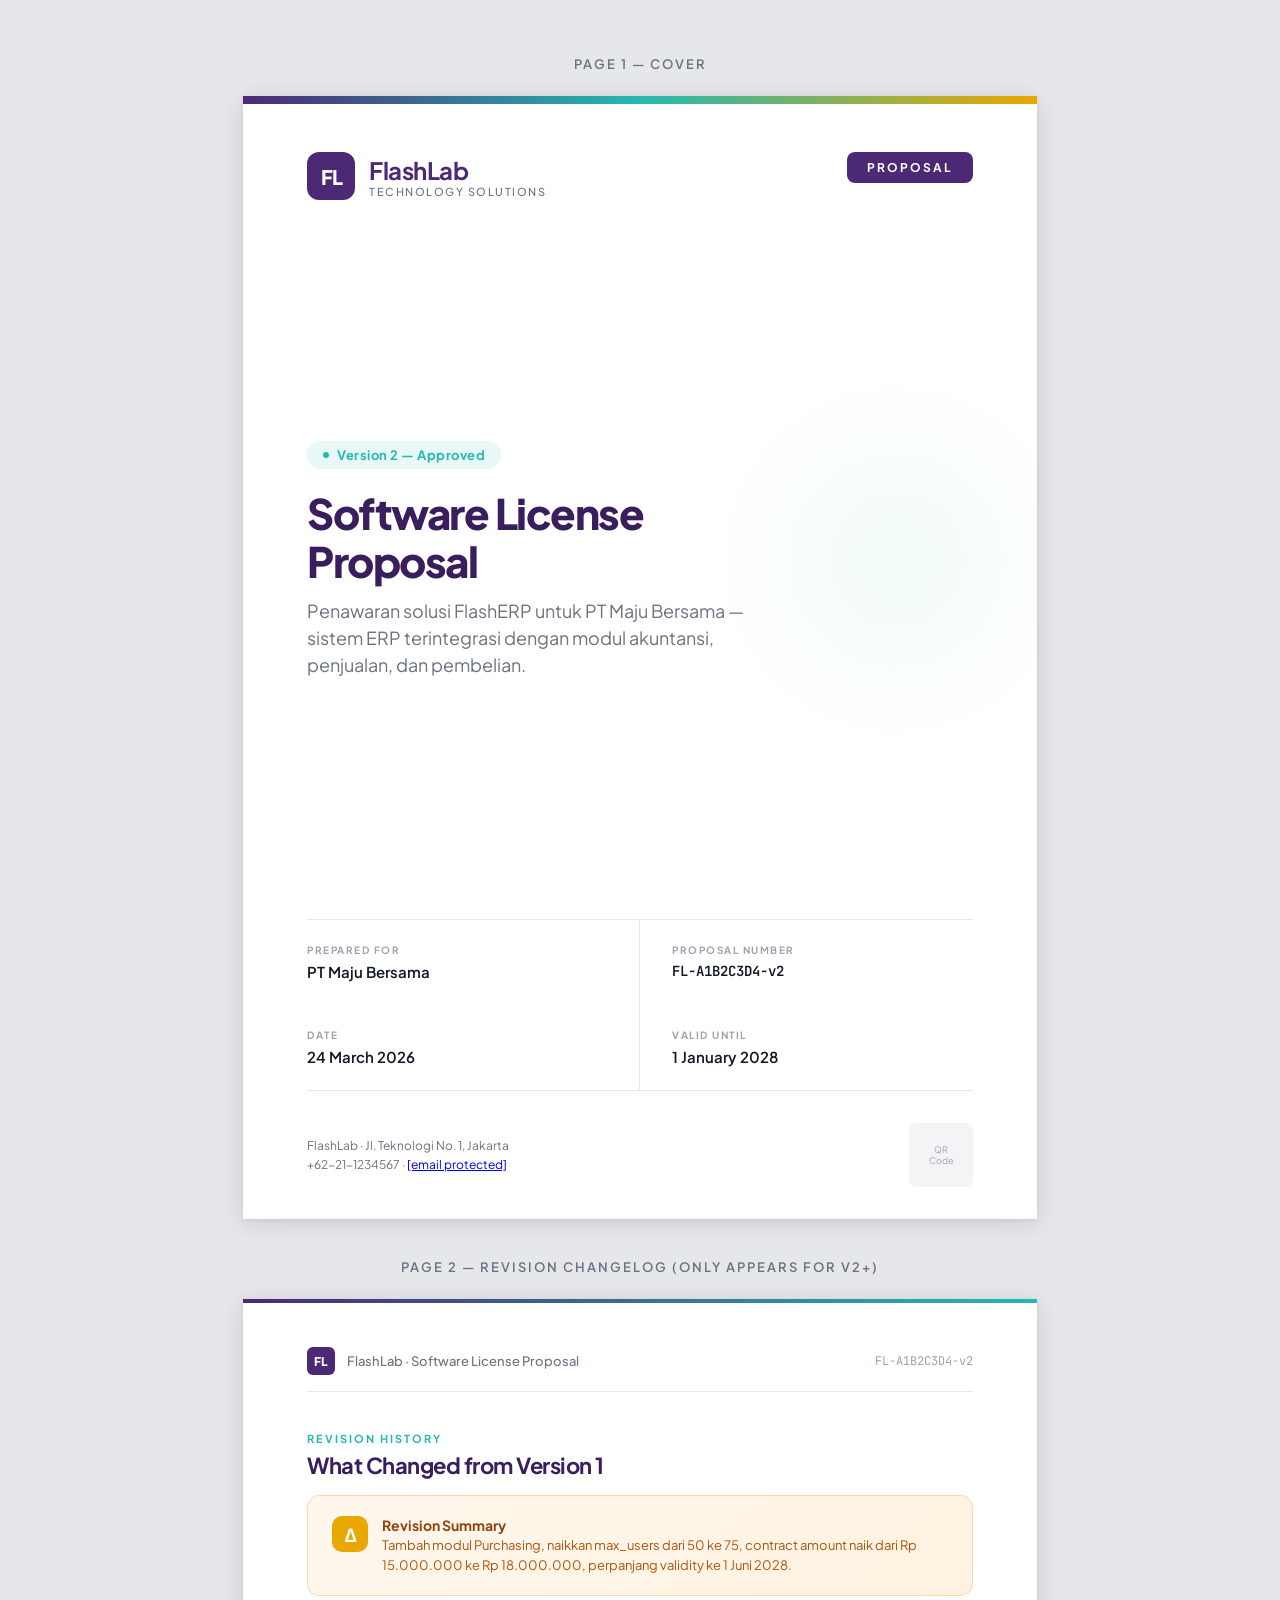
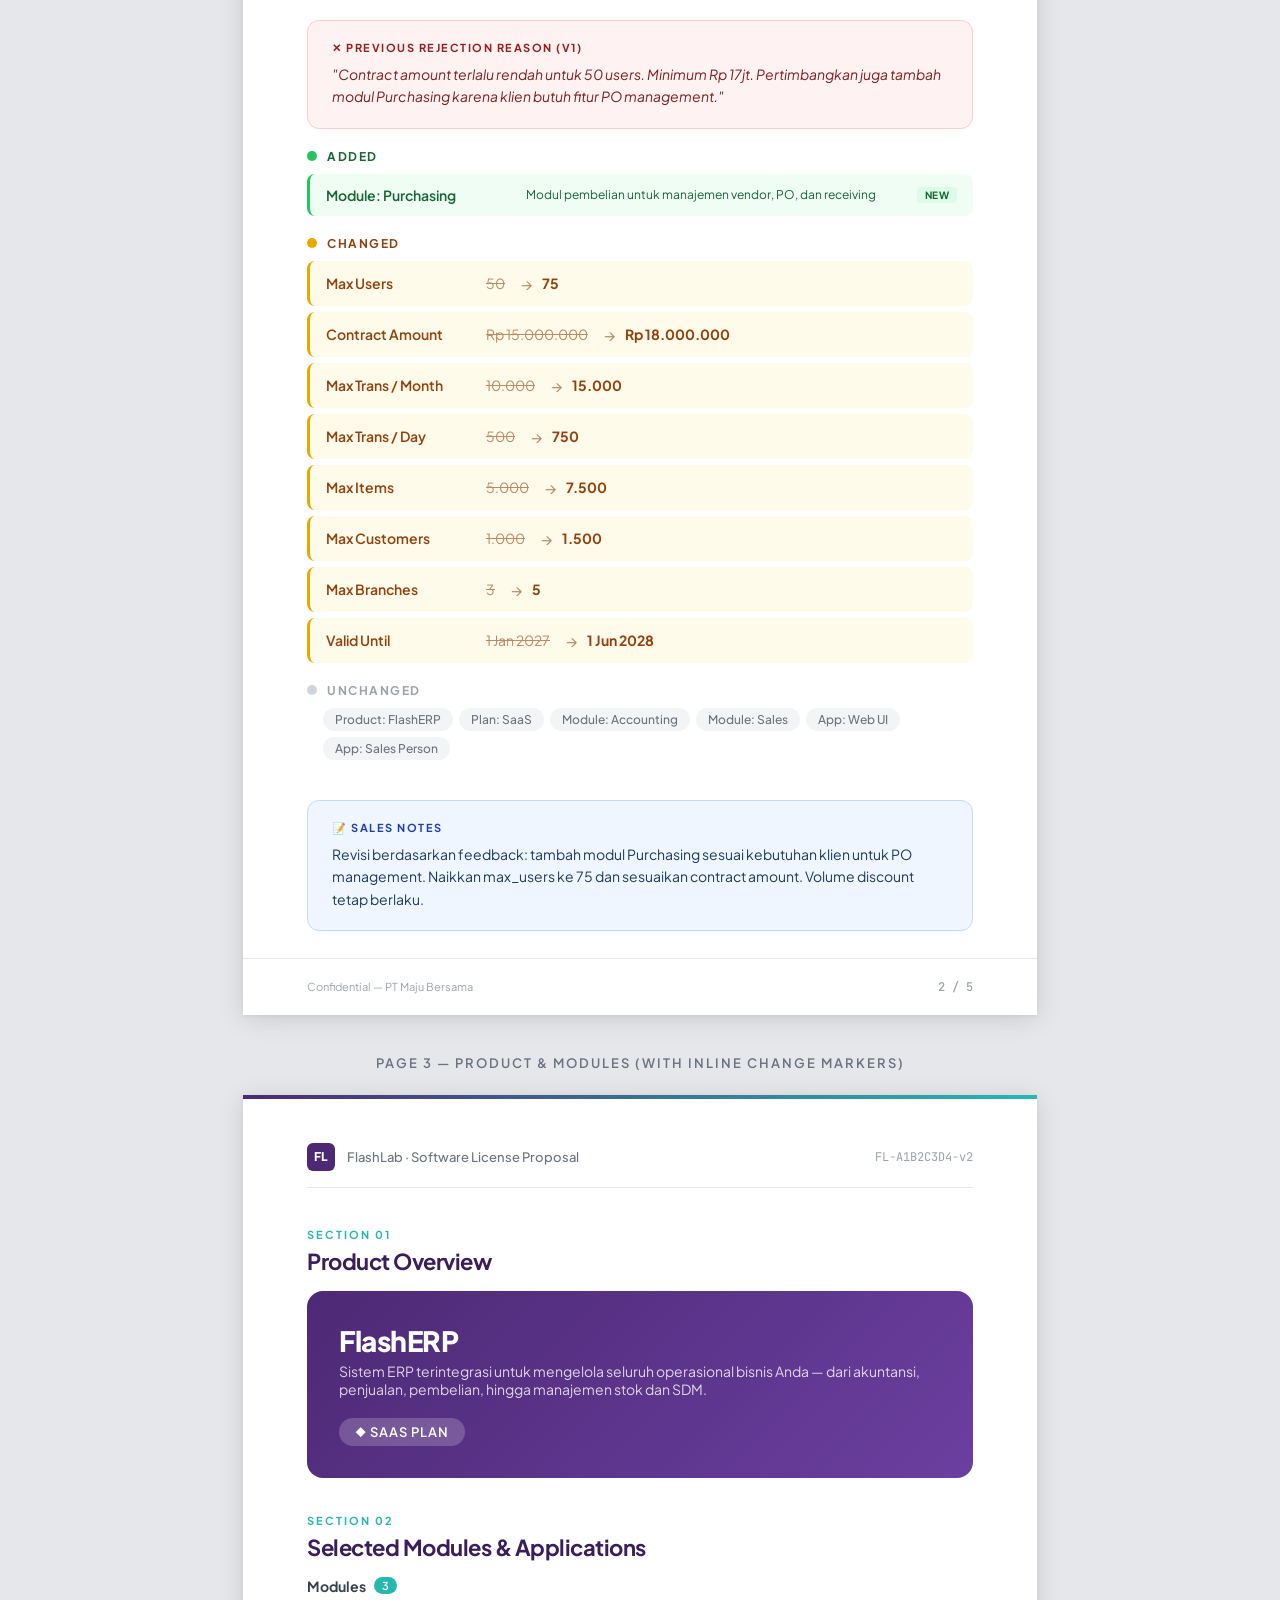
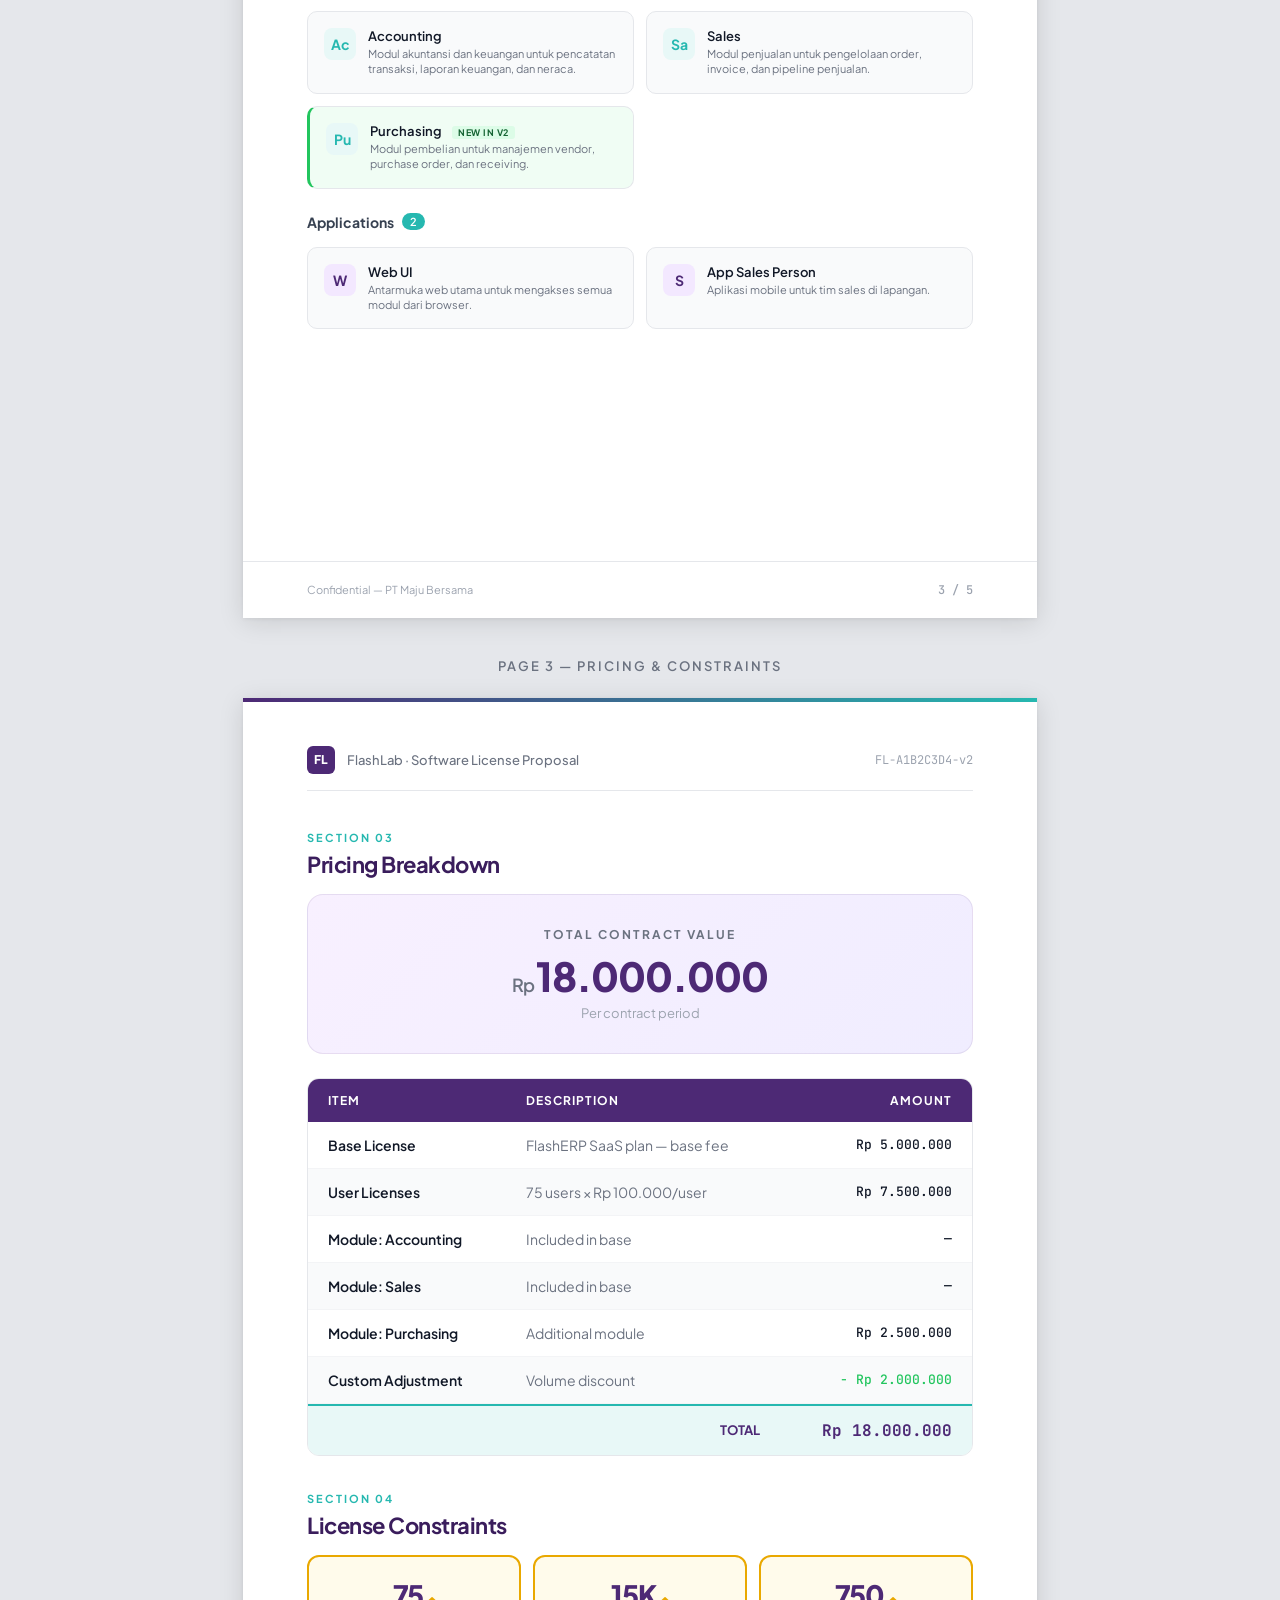
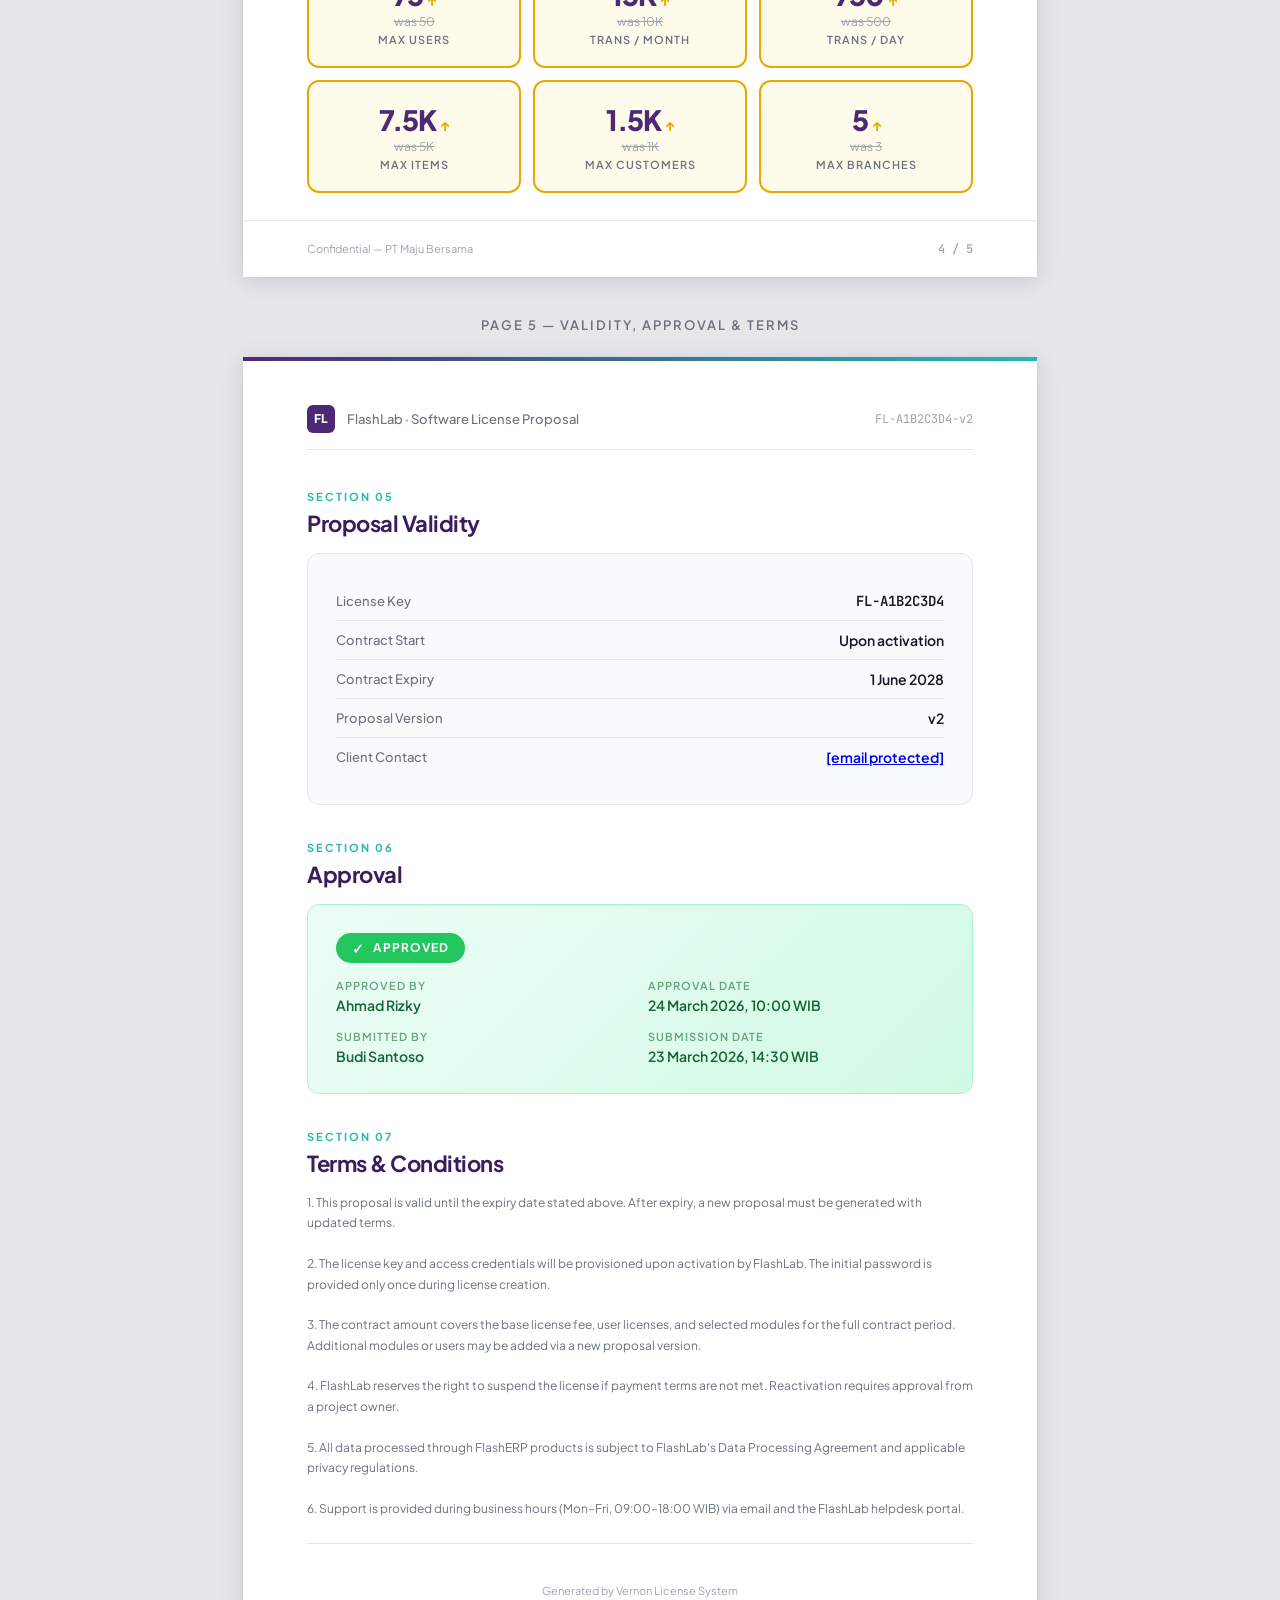
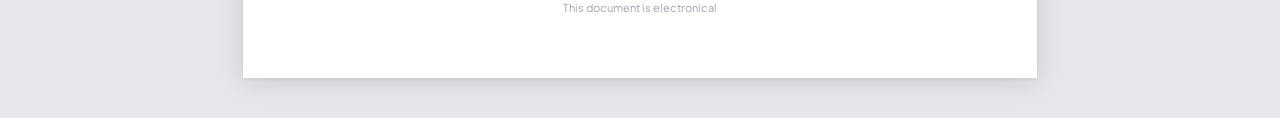
<file: proposal-design.html>
<!DOCTYPE html>
<html lang="en">
<head>
<meta charset="UTF-8">
<meta name="viewport" content="width=device-width, initial-scale=1.0">
<title>FlashLab Proposal Design</title>
<link href="https://fonts.googleapis.com/css2?family=Plus+Jakarta+Sans:wght@300;400;500;600;700;800&family=JetBrains+Mono:wght@400;500&display=swap" rel="stylesheet">
<style>
  :root {
    --primary: #4D2975;
    --primary-light: #6B3FA0;
    --primary-dark: #3A1D5C;
    --accent: #26B8B0;
    --accent-light: #E8F8F7;
    --amber: #E9A800;
    --amber-light: #FFF8E1;
    --success: #22C55E;
    --error: #EF4444;
    --dark: #1A1A2E;
    --gray-900: #111827;
    --gray-700: #374151;
    --gray-500: #6B7280;
    --gray-400: #9CA3AF;
    --gray-300: #D1D5DB;
    --gray-200: #E5E7EB;
    --gray-100: #F3F4F6;
    --gray-50: #F9FAFB;
    --white: #FFFFFF;
  }

  * { margin: 0; padding: 0; box-sizing: border-box; }

  body {
    font-family: 'Plus Jakarta Sans', -apple-system, sans-serif;
    background: #E5E7EB;
    color: var(--gray-900);
    padding: 40px 20px;
    display: flex;
    flex-direction: column;
    align-items: center;
    gap: 24px;
  }

  .page-label {
    font-size: 13px;
    font-weight: 600;
    color: var(--gray-500);
    text-transform: uppercase;
    letter-spacing: 2px;
    margin-top: 16px;
  }

  .page {
    width: 794px; /* A4 width at 96dpi */
    min-height: 1123px; /* A4 height */
    background: var(--white);
    box-shadow: 0 4px 24px rgba(0,0,0,0.12), 0 1px 4px rgba(0,0,0,0.06);
    position: relative;
    overflow: hidden;
  }

  /* ====== PAGE 1: COVER ====== */
  .cover {
    display: flex;
    flex-direction: column;
    height: 1123px;
    position: relative;
  }

  .cover-accent-bar {
    height: 8px;
    background: linear-gradient(90deg, var(--primary) 0%, var(--accent) 50%, var(--amber) 100%);
  }

  .cover-top {
    padding: 48px 64px 0;
    display: flex;
    justify-content: space-between;
    align-items: flex-start;
  }

  .cover-logo {
    display: flex;
    align-items: center;
    gap: 14px;
  }

  .cover-logo-icon {
    width: 48px;
    height: 48px;
    background: var(--primary);
    border-radius: 12px;
    display: flex;
    align-items: center;
    justify-content: center;
    color: white;
    font-weight: 800;
    font-size: 20px;
    letter-spacing: -1px;
  }

  .cover-logo-text {
    font-size: 24px;
    font-weight: 700;
    color: var(--primary);
    letter-spacing: -0.5px;
  }

  .cover-logo-sub {
    font-size: 11px;
    font-weight: 500;
    color: var(--gray-500);
    letter-spacing: 1.5px;
    text-transform: uppercase;
  }

  .cover-doc-type {
    background: var(--primary);
    color: white;
    padding: 8px 20px;
    border-radius: 8px;
    font-size: 12px;
    font-weight: 700;
    letter-spacing: 2px;
    text-transform: uppercase;
  }

  .cover-hero {
    flex: 1;
    display: flex;
    flex-direction: column;
    justify-content: center;
    padding: 0 64px;
    position: relative;
  }

  .cover-hero::before {
    content: '';
    position: absolute;
    right: -60px;
    top: 50%;
    transform: translateY(-50%);
    width: 400px;
    height: 400px;
    background: radial-gradient(circle, rgba(38,184,176,0.06) 0%, transparent 70%);
    border-radius: 50%;
  }

  .cover-version-badge {
    display: inline-flex;
    align-items: center;
    gap: 8px;
    background: var(--accent-light);
    color: var(--accent);
    padding: 6px 16px;
    border-radius: 20px;
    font-size: 13px;
    font-weight: 700;
    letter-spacing: 0.5px;
    margin-bottom: 20px;
    width: fit-content;
  }

  .cover-version-badge .dot {
    width: 6px;
    height: 6px;
    background: var(--accent);
    border-radius: 50%;
  }

  .cover-title {
    font-size: 42px;
    font-weight: 800;
    color: var(--primary-dark);
    line-height: 1.15;
    letter-spacing: -1.5px;
    margin-bottom: 12px;
  }

  .cover-subtitle {
    font-size: 18px;
    color: var(--gray-500);
    font-weight: 400;
    line-height: 1.5;
    max-width: 480px;
  }

  .cover-meta-grid {
    display: grid;
    grid-template-columns: 1fr 1fr;
    gap: 0;
    margin: 0 64px 0;
    border-top: 1px solid var(--gray-200);
    border-bottom: 1px solid var(--gray-200);
  }

  .cover-meta-item {
    padding: 24px 0;
    border-right: 1px solid var(--gray-200);
    padding-right: 32px;
  }

  .cover-meta-item:nth-child(even) {
    border-right: none;
    padding-left: 32px;
    padding-right: 0;
  }

  .cover-meta-label {
    font-size: 10px;
    font-weight: 700;
    color: var(--gray-400);
    text-transform: uppercase;
    letter-spacing: 1.5px;
    margin-bottom: 6px;
  }

  .cover-meta-value {
    font-size: 15px;
    font-weight: 600;
    color: var(--gray-900);
  }

  .cover-footer {
    padding: 32px 64px;
    display: flex;
    justify-content: space-between;
    align-items: center;
  }

  .cover-footer-contact {
    font-size: 12px;
    color: var(--gray-500);
    line-height: 1.6;
  }

  .cover-footer-qr {
    width: 64px;
    height: 64px;
    background: var(--gray-100);
    border-radius: 8px;
    display: flex;
    align-items: center;
    justify-content: center;
    font-size: 9px;
    color: var(--gray-400);
    text-align: center;
  }

  /* ====== PAGE 2: CHANGELOG (v2+ only) ====== */
  .changelog-banner {
    background: linear-gradient(135deg, #FFF7ED 0%, #FFF3E0 100%);
    border: 1px solid #FED7AA;
    border-radius: 12px;
    padding: 20px 24px;
    margin-bottom: 24px;
    display: flex;
    align-items: flex-start;
    gap: 14px;
  }

  .changelog-banner-icon {
    width: 36px;
    height: 36px;
    min-width: 36px;
    background: var(--amber);
    border-radius: 10px;
    display: flex;
    align-items: center;
    justify-content: center;
    color: white;
    font-size: 18px;
    font-weight: 700;
  }

  .changelog-banner-title {
    font-size: 14px;
    font-weight: 700;
    color: #92400E;
    margin-bottom: 2px;
  }

  .changelog-banner-text {
    font-size: 13px;
    color: #B45309;
    line-height: 1.5;
  }

  .change-group {
    margin-bottom: 20px;
  }

  .change-group-header {
    display: flex;
    align-items: center;
    gap: 10px;
    margin-bottom: 10px;
  }

  .change-group-dot {
    width: 10px;
    height: 10px;
    border-radius: 50%;
  }

  .change-group-dot.added { background: var(--success); }
  .change-group-dot.removed { background: var(--error); }
  .change-group-dot.changed { background: var(--amber); }
  .change-group-dot.unchanged { background: var(--gray-300); }

  .change-group-label {
    font-size: 12px;
    font-weight: 700;
    text-transform: uppercase;
    letter-spacing: 1.5px;
  }

  .change-group-label.added { color: #166534; }
  .change-group-label.removed { color: #991B1B; }
  .change-group-label.changed { color: #92400E; }
  .change-group-label.unchanged { color: var(--gray-400); }

  .change-item {
    display: flex;
    align-items: center;
    padding: 12px 16px;
    border-radius: 8px;
    margin-bottom: 6px;
    font-size: 14px;
  }

  .change-item.added {
    background: #F0FDF4;
    border-left: 3px solid var(--success);
    color: #166534;
  }

  .change-item.removed {
    background: #FEF2F2;
    border-left: 3px solid var(--error);
    color: #991B1B;
    text-decoration: line-through;
  }

  .change-item.changed {
    background: #FFFBEB;
    border-left: 3px solid var(--amber);
    color: #92400E;
  }

  .change-item-field {
    font-weight: 600;
    min-width: 160px;
  }

  .change-item-arrow {
    margin: 0 10px;
    font-size: 16px;
    opacity: 0.6;
  }

  .change-item-old {
    text-decoration: line-through;
    opacity: 0.6;
    margin-right: 6px;
  }

  .change-item-new {
    font-weight: 700;
  }

  .change-badge {
    display: inline-flex;
    padding: 2px 8px;
    border-radius: 4px;
    font-size: 10px;
    font-weight: 700;
    letter-spacing: 0.5px;
    text-transform: uppercase;
    margin-left: auto;
  }

  .change-badge.new-badge {
    background: #DCFCE7;
    color: #166534;
  }

  .change-badge.removed-badge {
    background: #FEE2E2;
    color: #991B1B;
  }

  .unchanged-list {
    display: flex;
    flex-wrap: wrap;
    gap: 6px;
    padding: 0 16px;
  }

  .unchanged-chip {
    background: var(--gray-100);
    color: var(--gray-500);
    padding: 4px 12px;
    border-radius: 12px;
    font-size: 12px;
    font-weight: 500;
  }

  .rejection-context {
    background: #FEF2F2;
    border: 1px solid #FECACA;
    border-radius: 12px;
    padding: 20px 24px;
    margin-bottom: 20px;
  }

  .rejection-context-label {
    font-size: 11px;
    font-weight: 700;
    color: #991B1B;
    text-transform: uppercase;
    letter-spacing: 1.5px;
    margin-bottom: 8px;
    display: flex;
    align-items: center;
    gap: 6px;
  }

  .rejection-context-text {
    font-size: 14px;
    color: #7F1D1D;
    line-height: 1.6;
    font-style: italic;
  }

  .sales-notes-box {
    background: #EFF6FF;
    border: 1px solid #BFDBFE;
    border-radius: 12px;
    padding: 20px 24px;
  }

  .sales-notes-label {
    font-size: 11px;
    font-weight: 700;
    color: #1E40AF;
    text-transform: uppercase;
    letter-spacing: 1.5px;
    margin-bottom: 8px;
    display: flex;
    align-items: center;
    gap: 6px;
  }

  .sales-notes-text {
    font-size: 14px;
    color: #1E3A5F;
    line-height: 1.6;
  }

  /* Inline diff annotations for product/pricing pages */
  .inline-new-badge {
    display: inline-flex;
    background: #DCFCE7;
    color: #166534;
    padding: 1px 6px;
    border-radius: 3px;
    font-size: 9px;
    font-weight: 700;
    letter-spacing: 0.5px;
    text-transform: uppercase;
    margin-left: 8px;
    vertical-align: middle;
  }

  .inline-old-value {
    text-decoration: line-through;
    color: var(--gray-400);
    font-size: 12px;
    margin-right: 4px;
  }

  .inline-arrow {
    color: var(--amber);
    font-size: 11px;
    margin: 0 2px;
  }

  .constraint-card.changed {
    border: 2px solid var(--amber);
    background: #FFFBEB;
  }

  .constraint-old {
    font-size: 12px;
    color: var(--gray-400);
    text-decoration: line-through;
    margin-top: 2px;
  }

  .constraint-arrow {
    font-size: 14px;
    color: var(--amber);
  }

  .module-item.new-item {
    border-left: 3px solid var(--success);
    background: #F0FDF4;
  }

  /* ====== PAGE 3: PRODUCT & MODULES ====== */
  .content-page {
    padding: 48px 64px;
    position: relative;
  }

  .content-page::before {
    content: '';
    position: absolute;
    top: 0;
    left: 0;
    right: 0;
    height: 4px;
    background: linear-gradient(90deg, var(--primary) 0%, var(--accent) 100%);
  }

  .page-header {
    display: flex;
    justify-content: space-between;
    align-items: center;
    margin-bottom: 40px;
    padding-bottom: 16px;
    border-bottom: 1px solid var(--gray-200);
  }

  .page-header-left {
    display: flex;
    align-items: center;
    gap: 12px;
  }

  .page-header-logo {
    width: 28px;
    height: 28px;
    background: var(--primary);
    border-radius: 6px;
    display: flex;
    align-items: center;
    justify-content: center;
    color: white;
    font-weight: 800;
    font-size: 12px;
  }

  .page-header-text {
    font-size: 13px;
    color: var(--gray-500);
    font-weight: 500;
  }

  .page-header-ref {
    font-size: 12px;
    font-family: 'JetBrains Mono', monospace;
    color: var(--gray-400);
  }

  .section {
    margin-bottom: 36px;
  }

  .section-number {
    font-size: 11px;
    font-weight: 700;
    color: var(--accent);
    text-transform: uppercase;
    letter-spacing: 2px;
    margin-bottom: 6px;
  }

  .section-title {
    font-size: 22px;
    font-weight: 700;
    color: var(--primary-dark);
    letter-spacing: -0.5px;
    margin-bottom: 16px;
  }

  .product-card {
    background: linear-gradient(135deg, var(--primary) 0%, var(--primary-light) 100%);
    border-radius: 16px;
    padding: 32px;
    color: white;
    margin-bottom: 8px;
  }

  .product-card-name {
    font-size: 28px;
    font-weight: 800;
    letter-spacing: -0.5px;
    margin-bottom: 4px;
  }

  .product-card-desc {
    font-size: 14px;
    opacity: 0.8;
    margin-bottom: 20px;
  }

  .product-card-plan {
    display: inline-flex;
    align-items: center;
    gap: 6px;
    background: rgba(255,255,255,0.2);
    padding: 6px 16px;
    border-radius: 20px;
    font-size: 13px;
    font-weight: 600;
    text-transform: uppercase;
    letter-spacing: 1px;
  }

  .modules-grid {
    display: grid;
    grid-template-columns: 1fr 1fr;
    gap: 12px;
    margin-top: 16px;
  }

  .module-item {
    display: flex;
    align-items: flex-start;
    gap: 12px;
    padding: 16px;
    background: var(--gray-50);
    border-radius: 10px;
    border: 1px solid var(--gray-200);
  }

  .module-icon {
    width: 32px;
    height: 32px;
    min-width: 32px;
    background: var(--accent-light);
    border-radius: 8px;
    display: flex;
    align-items: center;
    justify-content: center;
    font-size: 14px;
    color: var(--accent);
    font-weight: 700;
  }

  .module-icon.app-icon {
    background: #F3E8FF;
    color: var(--primary);
  }

  .module-name {
    font-size: 13px;
    font-weight: 600;
    color: var(--gray-900);
    margin-bottom: 2px;
  }

  .module-desc {
    font-size: 11px;
    color: var(--gray-500);
    line-height: 1.4;
  }

  .subsection-title {
    font-size: 14px;
    font-weight: 700;
    color: var(--gray-700);
    margin-bottom: 4px;
    display: flex;
    align-items: center;
    gap: 8px;
  }

  .subsection-count {
    background: var(--accent);
    color: white;
    font-size: 11px;
    padding: 2px 8px;
    border-radius: 10px;
    font-weight: 600;
  }

  /* ====== PAGE 3: PRICING & CONSTRAINTS ====== */
  .pricing-highlight {
    background: linear-gradient(135deg, #F8F0FF 0%, #F0EDFF 100%);
    border-radius: 16px;
    padding: 32px;
    text-align: center;
    margin-bottom: 24px;
    border: 1px solid rgba(77,41,117,0.1);
  }

  .pricing-label {
    font-size: 12px;
    font-weight: 700;
    color: var(--gray-500);
    text-transform: uppercase;
    letter-spacing: 2px;
    margin-bottom: 8px;
  }

  .pricing-amount {
    font-size: 40px;
    font-weight: 800;
    color: var(--primary);
    letter-spacing: -1px;
  }

  .pricing-currency {
    font-size: 18px;
    font-weight: 600;
    color: var(--gray-500);
  }

  .pricing-period {
    font-size: 13px;
    color: var(--gray-400);
    margin-top: 4px;
  }

  .pricing-table {
    width: 100%;
    border-collapse: separate;
    border-spacing: 0;
    border-radius: 12px;
    overflow: hidden;
    border: 1px solid var(--gray-200);
    margin-bottom: 24px;
  }

  .pricing-table th {
    background: var(--primary);
    color: white;
    padding: 14px 20px;
    font-size: 12px;
    font-weight: 700;
    text-transform: uppercase;
    letter-spacing: 1px;
    text-align: left;
  }

  .pricing-table th:last-child {
    text-align: right;
  }

  .pricing-table td {
    padding: 14px 20px;
    font-size: 14px;
    border-bottom: 1px solid var(--gray-100);
  }

  .pricing-table tr:last-child td {
    border-bottom: none;
  }

  .pricing-table tr:nth-child(even) td {
    background: var(--gray-50);
  }

  .pricing-table td:last-child {
    text-align: right;
    font-family: 'JetBrains Mono', monospace;
    font-weight: 500;
    font-size: 13px;
  }

  .pricing-table .total-row td {
    background: var(--accent-light) !important;
    font-weight: 700;
    color: var(--primary);
    border-top: 2px solid var(--accent);
  }

  .constraints-grid {
    display: grid;
    grid-template-columns: repeat(3, 1fr);
    gap: 12px;
  }

  .constraint-card {
    background: var(--gray-50);
    border-radius: 12px;
    padding: 20px;
    text-align: center;
    border: 1px solid var(--gray-200);
  }

  .constraint-value {
    font-size: 28px;
    font-weight: 800;
    color: var(--primary);
    letter-spacing: -1px;
  }

  .constraint-label {
    font-size: 11px;
    font-weight: 600;
    color: var(--gray-500);
    text-transform: uppercase;
    letter-spacing: 1px;
    margin-top: 4px;
  }

  /* ====== PAGE 4: VALIDITY & APPROVAL ====== */
  .validity-box {
    background: var(--gray-50);
    border-radius: 12px;
    padding: 28px;
    border: 1px solid var(--gray-200);
    margin-bottom: 24px;
  }

  .validity-row {
    display: flex;
    justify-content: space-between;
    align-items: center;
    padding: 10px 0;
  }

  .validity-row:not(:last-child) {
    border-bottom: 1px solid var(--gray-200);
  }

  .validity-label {
    font-size: 13px;
    color: var(--gray-500);
    font-weight: 500;
  }

  .validity-value {
    font-size: 14px;
    font-weight: 600;
    color: var(--gray-900);
  }

  .approval-box {
    background: linear-gradient(135deg, #ECFDF5 0%, #D1FAE5 100%);
    border: 1px solid #A7F3D0;
    border-radius: 12px;
    padding: 28px;
    margin-bottom: 24px;
  }

  .approval-badge {
    display: inline-flex;
    align-items: center;
    gap: 8px;
    background: var(--success);
    color: white;
    padding: 6px 16px;
    border-radius: 20px;
    font-size: 12px;
    font-weight: 700;
    letter-spacing: 1px;
    text-transform: uppercase;
    margin-bottom: 16px;
  }

  .approval-badge .check {
    font-size: 14px;
  }

  .approval-details {
    display: grid;
    grid-template-columns: 1fr 1fr;
    gap: 16px;
  }

  .approval-detail-label {
    font-size: 11px;
    font-weight: 600;
    color: rgba(22,101,52,0.6);
    text-transform: uppercase;
    letter-spacing: 1px;
    margin-bottom: 4px;
  }

  .approval-detail-value {
    font-size: 14px;
    font-weight: 600;
    color: #166534;
  }

  .terms-section {
    margin-bottom: 24px;
  }

  .terms-title {
    font-size: 14px;
    font-weight: 700;
    color: var(--gray-700);
    margin-bottom: 12px;
  }

  .terms-text {
    font-size: 12px;
    color: var(--gray-500);
    line-height: 1.7;
  }

  .page-footer {
    position: absolute;
    bottom: 0;
    left: 0;
    right: 0;
    padding: 20px 64px;
    display: flex;
    justify-content: space-between;
    align-items: center;
    border-top: 1px solid var(--gray-200);
    background: var(--white);
  }

  .page-footer-text {
    font-size: 11px;
    color: var(--gray-400);
  }

  .page-number {
    font-family: 'JetBrains Mono', monospace;
    font-size: 12px;
    color: var(--gray-400);
    font-weight: 500;
  }

  .divider {
    height: 1px;
    background: var(--gray-200);
    margin: 24px 0;
  }
</style>
</head>
<body>

<!-- ========== PAGE 1: COVER ========== -->
<div class="page-label">Page 1 — Cover</div>
<div class="page cover">
  <div class="cover-accent-bar"></div>
  
  <div class="cover-top">
    <div class="cover-logo">
      <div class="cover-logo-icon">FL</div>
      <div>
        <div class="cover-logo-text">FlashLab</div>
        <div class="cover-logo-sub">Technology Solutions</div>
      </div>
    </div>
    <div class="cover-doc-type">Proposal</div>
  </div>

  <div class="cover-hero">
    <div class="cover-version-badge">
      <span class="dot"></span>
      Version 2 — Approved
    </div>
    <div class="cover-title">Software License<br>Proposal</div>
    <div class="cover-subtitle">Penawaran solusi FlashERP untuk PT Maju Bersama — sistem ERP terintegrasi dengan modul akuntansi, penjualan, dan pembelian.</div>
  </div>

  <div class="cover-meta-grid">
    <div class="cover-meta-item">
      <div class="cover-meta-label">Prepared For</div>
      <div class="cover-meta-value">PT Maju Bersama</div>
    </div>
    <div class="cover-meta-item">
      <div class="cover-meta-label">Proposal Number</div>
      <div class="cover-meta-value" style="font-family: 'JetBrains Mono', monospace; font-size: 14px;">FL-A1B2C3D4-v2</div>
    </div>
    <div class="cover-meta-item">
      <div class="cover-meta-label">Date</div>
      <div class="cover-meta-value">24 March 2026</div>
    </div>
    <div class="cover-meta-item">
      <div class="cover-meta-label">Valid Until</div>
      <div class="cover-meta-value">1 January 2028</div>
    </div>
  </div>

  <div class="cover-footer">
    <div class="cover-footer-contact">
      FlashLab · Jl. Teknologi No. 1, Jakarta<br>
      +62-21-1234567 · <a href="/cdn-cgi/l/email-protection" class="__cf_email__" data-cfemail="fc9499909093bc9a909d8f94909d9ed29598">[email&#160;protected]</a>
    </div>
    <div class="cover-footer-qr">QR<br>Code</div>
  </div>
</div>

<!-- ========== PAGE 2: CHANGELOG (v2+ only) ========== -->
<div class="page-label">Page 2 — Revision Changelog (only appears for v2+)</div>
<div class="page">
  <div class="content-page">
    <div class="page-header">
      <div class="page-header-left">
        <div class="page-header-logo">FL</div>
        <div class="page-header-text">FlashLab · Software License Proposal</div>
      </div>
      <div class="page-header-ref">FL-A1B2C3D4-v2</div>
    </div>

    <div class="section">
      <div class="section-number">Revision History</div>
      <div class="section-title">What Changed from Version 1</div>

      <div class="changelog-banner">
        <div class="changelog-banner-icon">Δ</div>
        <div>
          <div class="changelog-banner-title">Revision Summary</div>
          <div class="changelog-banner-text">Tambah modul Purchasing, naikkan max_users dari 50 ke 75, contract amount naik dari Rp 15.000.000 ke Rp 18.000.000, perpanjang validity ke 1 Juni 2028.</div>
        </div>
      </div>

      <!-- Rejection context from previous version -->
      <div class="rejection-context">
        <div class="rejection-context-label">✕ Previous Rejection Reason (v1)</div>
        <div class="rejection-context-text">"Contract amount terlalu rendah untuk 50 users. Minimum Rp 17jt. Pertimbangkan juga tambah modul Purchasing karena klien butuh fitur PO management."</div>
      </div>

      <!-- ADDED -->
      <div class="change-group">
        <div class="change-group-header">
          <div class="change-group-dot added"></div>
          <div class="change-group-label added">Added</div>
        </div>
        <div class="change-item added">
          <span class="change-item-field">Module: Purchasing</span>
          <span style="margin-left: auto; font-size: 12px;">Modul pembelian untuk manajemen vendor, PO, dan receiving</span>
          <span class="change-badge new-badge">NEW</span>
        </div>
      </div>

      <!-- CHANGED -->
      <div class="change-group">
        <div class="change-group-header">
          <div class="change-group-dot changed"></div>
          <div class="change-group-label changed">Changed</div>
        </div>
        <div class="change-item changed">
          <span class="change-item-field">Max Users</span>
          <span class="change-item-old">50</span>
          <span class="change-item-arrow">→</span>
          <span class="change-item-new">75</span>
        </div>
        <div class="change-item changed">
          <span class="change-item-field">Contract Amount</span>
          <span class="change-item-old">Rp 15.000.000</span>
          <span class="change-item-arrow">→</span>
          <span class="change-item-new">Rp 18.000.000</span>
        </div>
        <div class="change-item changed">
          <span class="change-item-field">Max Trans / Month</span>
          <span class="change-item-old">10.000</span>
          <span class="change-item-arrow">→</span>
          <span class="change-item-new">15.000</span>
        </div>
        <div class="change-item changed">
          <span class="change-item-field">Max Trans / Day</span>
          <span class="change-item-old">500</span>
          <span class="change-item-arrow">→</span>
          <span class="change-item-new">750</span>
        </div>
        <div class="change-item changed">
          <span class="change-item-field">Max Items</span>
          <span class="change-item-old">5.000</span>
          <span class="change-item-arrow">→</span>
          <span class="change-item-new">7.500</span>
        </div>
        <div class="change-item changed">
          <span class="change-item-field">Max Customers</span>
          <span class="change-item-old">1.000</span>
          <span class="change-item-arrow">→</span>
          <span class="change-item-new">1.500</span>
        </div>
        <div class="change-item changed">
          <span class="change-item-field">Max Branches</span>
          <span class="change-item-old">3</span>
          <span class="change-item-arrow">→</span>
          <span class="change-item-new">5</span>
        </div>
        <div class="change-item changed">
          <span class="change-item-field">Valid Until</span>
          <span class="change-item-old">1 Jan 2027</span>
          <span class="change-item-arrow">→</span>
          <span class="change-item-new">1 Jun 2028</span>
        </div>
      </div>

      <!-- UNCHANGED -->
      <div class="change-group">
        <div class="change-group-header">
          <div class="change-group-dot unchanged"></div>
          <div class="change-group-label unchanged">Unchanged</div>
        </div>
        <div class="unchanged-list">
          <span class="unchanged-chip">Product: FlashERP</span>
          <span class="unchanged-chip">Plan: SaaS</span>
          <span class="unchanged-chip">Module: Accounting</span>
          <span class="unchanged-chip">Module: Sales</span>
          <span class="unchanged-chip">App: Web UI</span>
          <span class="unchanged-chip">App: Sales Person</span>
        </div>
      </div>

      <div style="height: 20px;"></div>

      <!-- Sales notes -->
      <div class="sales-notes-box">
        <div class="sales-notes-label">📝 Sales Notes</div>
        <div class="sales-notes-text">Revisi berdasarkan feedback: tambah modul Purchasing sesuai kebutuhan klien untuk PO management. Naikkan max_users ke 75 dan sesuaikan contract amount. Volume discount tetap berlaku.</div>
      </div>
    </div>
  </div>

  <div class="page-footer">
    <div class="page-footer-text">Confidential — PT Maju Bersama</div>
    <div class="page-number">2 / 5</div>
  </div>
</div>

<!-- ========== PAGE 3: PRODUCT & MODULES (with inline diff) ========== -->
<div class="page-label">Page 3 — Product & Modules (with inline change markers)</div>
<div class="page">
  <div class="content-page">
    <div class="page-header">
      <div class="page-header-left">
        <div class="page-header-logo">FL</div>
        <div class="page-header-text">FlashLab · Software License Proposal</div>
      </div>
      <div class="page-header-ref">FL-A1B2C3D4-v2</div>
    </div>

    <div class="section">
      <div class="section-number">Section 01</div>
      <div class="section-title">Product Overview</div>
      <div class="product-card">
        <div class="product-card-name">FlashERP</div>
        <div class="product-card-desc">Sistem ERP terintegrasi untuk mengelola seluruh operasional bisnis Anda — dari akuntansi, penjualan, pembelian, hingga manajemen stok dan SDM.</div>
        <div class="product-card-plan">◆ SaaS Plan</div>
      </div>
    </div>

    <div class="section">
      <div class="section-number">Section 02</div>
      <div class="section-title">Selected Modules & Applications</div>

      <div class="subsection-title" style="margin-top: 16px;">
        Modules
        <span class="subsection-count">3</span>
      </div>
      <div class="modules-grid">
        <div class="module-item">
          <div class="module-icon">Ac</div>
          <div>
            <div class="module-name">Accounting</div>
            <div class="module-desc">Modul akuntansi dan keuangan untuk pencatatan transaksi, laporan keuangan, dan neraca.</div>
          </div>
        </div>
        <div class="module-item">
          <div class="module-icon">Sa</div>
          <div>
            <div class="module-name">Sales</div>
            <div class="module-desc">Modul penjualan untuk pengelolaan order, invoice, dan pipeline penjualan.</div>
          </div>
        </div>
        <div class="module-item new-item">
          <div class="module-icon">Pu</div>
          <div>
            <div class="module-name">Purchasing <span class="inline-new-badge">NEW in v2</span></div>
            <div class="module-desc">Modul pembelian untuk manajemen vendor, purchase order, dan receiving.</div>
          </div>
        </div>
      </div>

      <div class="subsection-title" style="margin-top: 24px;">
        Applications
        <span class="subsection-count">2</span>
      </div>
      <div class="modules-grid">
        <div class="module-item">
          <div class="module-icon app-icon">W</div>
          <div>
            <div class="module-name">Web UI</div>
            <div class="module-desc">Antarmuka web utama untuk mengakses semua modul dari browser.</div>
          </div>
        </div>
        <div class="module-item">
          <div class="module-icon app-icon">S</div>
          <div>
            <div class="module-name">App Sales Person</div>
            <div class="module-desc">Aplikasi mobile untuk tim sales di lapangan.</div>
          </div>
        </div>
      </div>
    </div>
  </div>

  <div class="page-footer">
    <div class="page-footer-text">Confidential — PT Maju Bersama</div>
    <div class="page-number">3 / 5</div>
  </div>
</div>

<!-- ========== PAGE 3: PRICING & CONSTRAINTS ========== -->
<div class="page-label">Page 3 — Pricing & Constraints</div>
<div class="page">
  <div class="content-page">
    <div class="page-header">
      <div class="page-header-left">
        <div class="page-header-logo">FL</div>
        <div class="page-header-text">FlashLab · Software License Proposal</div>
      </div>
      <div class="page-header-ref">FL-A1B2C3D4-v2</div>
    </div>

    <div class="section">
      <div class="section-number">Section 03</div>
      <div class="section-title">Pricing Breakdown</div>

      <div class="pricing-highlight">
        <div class="pricing-label">Total Contract Value</div>
        <div class="pricing-amount"><span class="pricing-currency">Rp </span>18.000.000</div>
        <div class="pricing-period">Per contract period</div>
      </div>

      <table class="pricing-table">
        <thead>
          <tr>
            <th>Item</th>
            <th>Description</th>
            <th>Amount</th>
          </tr>
        </thead>
        <tbody>
          <tr>
            <td style="font-weight: 600;">Base License</td>
            <td style="color: var(--gray-500);">FlashERP SaaS plan — base fee</td>
            <td>Rp 5.000.000</td>
          </tr>
          <tr>
            <td style="font-weight: 600;">User Licenses</td>
            <td style="color: var(--gray-500);">75 users × Rp 100.000/user</td>
            <td>Rp 7.500.000</td>
          </tr>
          <tr>
            <td style="font-weight: 600;">Module: Accounting</td>
            <td style="color: var(--gray-500);">Included in base</td>
            <td>—</td>
          </tr>
          <tr>
            <td style="font-weight: 600;">Module: Sales</td>
            <td style="color: var(--gray-500);">Included in base</td>
            <td>—</td>
          </tr>
          <tr>
            <td style="font-weight: 600;">Module: Purchasing</td>
            <td style="color: var(--gray-500);">Additional module</td>
            <td>Rp 2.500.000</td>
          </tr>
          <tr>
            <td style="font-weight: 600;">Custom Adjustment</td>
            <td style="color: var(--gray-500);">Volume discount</td>
            <td style="color: var(--success);">- Rp 2.000.000</td>
          </tr>
          <tr class="total-row">
            <td colspan="2" style="text-align: right; font-size: 13px;">TOTAL</td>
            <td style="font-size: 16px;">Rp 18.000.000</td>
          </tr>
        </tbody>
      </table>
    </div>

    <div class="section">
      <div class="section-number">Section 04</div>
      <div class="section-title">License Constraints</div>

      <div class="constraints-grid">
        <div class="constraint-card changed">
          <div class="constraint-value">75 <span class="constraint-arrow">↑</span></div>
          <div class="constraint-old">was 50</div>
          <div class="constraint-label">Max Users</div>
        </div>
        <div class="constraint-card changed">
          <div class="constraint-value">15K <span class="constraint-arrow">↑</span></div>
          <div class="constraint-old">was 10K</div>
          <div class="constraint-label">Trans / Month</div>
        </div>
        <div class="constraint-card changed">
          <div class="constraint-value">750 <span class="constraint-arrow">↑</span></div>
          <div class="constraint-old">was 500</div>
          <div class="constraint-label">Trans / Day</div>
        </div>
        <div class="constraint-card changed">
          <div class="constraint-value">7.5K <span class="constraint-arrow">↑</span></div>
          <div class="constraint-old">was 5K</div>
          <div class="constraint-label">Max Items</div>
        </div>
        <div class="constraint-card changed">
          <div class="constraint-value">1.5K <span class="constraint-arrow">↑</span></div>
          <div class="constraint-old">was 1K</div>
          <div class="constraint-label">Max Customers</div>
        </div>
        <div class="constraint-card changed">
          <div class="constraint-value">5 <span class="constraint-arrow">↑</span></div>
          <div class="constraint-old">was 3</div>
          <div class="constraint-label">Max Branches</div>
        </div>
      </div>
    </div>
  </div>

  <div class="page-footer">
    <div class="page-footer-text">Confidential — PT Maju Bersama</div>
    <div class="page-number">4 / 5</div>
  </div>
</div>

<!-- ========== PAGE 4: VALIDITY, APPROVAL & TERMS ========== -->
<div class="page-label">Page 5 — Validity, Approval & Terms</div>
<div class="page">
  <div class="content-page">
    <div class="page-header">
      <div class="page-header-left">
        <div class="page-header-logo">FL</div>
        <div class="page-header-text">FlashLab · Software License Proposal</div>
      </div>
      <div class="page-header-ref">FL-A1B2C3D4-v2</div>
    </div>

    <div class="section">
      <div class="section-number">Section 05</div>
      <div class="section-title">Proposal Validity</div>

      <div class="validity-box">
        <div class="validity-row">
          <div class="validity-label">License Key</div>
          <div class="validity-value" style="font-family: 'JetBrains Mono', monospace;">FL-A1B2C3D4</div>
        </div>
        <div class="validity-row">
          <div class="validity-label">Contract Start</div>
          <div class="validity-value">Upon activation</div>
        </div>
        <div class="validity-row">
          <div class="validity-label">Contract Expiry</div>
          <div class="validity-value">1 June 2028</div>
        </div>
        <div class="validity-row">
          <div class="validity-label">Proposal Version</div>
          <div class="validity-value">v2</div>
        </div>
        <div class="validity-row">
          <div class="validity-label">Client Contact</div>
          <div class="validity-value"><a href="/cdn-cgi/l/email-protection" class="__cf_email__" data-cfemail="3352575e5a5d735e52594651564140525e521d505c5e">[email&#160;protected]</a></div>
        </div>
      </div>
    </div>

    <div class="section">
      <div class="section-number">Section 06</div>
      <div class="section-title">Approval</div>

      <div class="approval-box">
        <div class="approval-badge">
          <span class="check">✓</span>
          Approved
        </div>
        <div class="approval-details">
          <div>
            <div class="approval-detail-label">Approved By</div>
            <div class="approval-detail-value">Ahmad Rizky</div>
          </div>
          <div>
            <div class="approval-detail-label">Approval Date</div>
            <div class="approval-detail-value">24 March 2026, 10:00 WIB</div>
          </div>
          <div>
            <div class="approval-detail-label">Submitted By</div>
            <div class="approval-detail-value">Budi Santoso</div>
          </div>
          <div>
            <div class="approval-detail-label">Submission Date</div>
            <div class="approval-detail-value">23 March 2026, 14:30 WIB</div>
          </div>
        </div>
      </div>
    </div>

    <div class="section terms-section">
      <div class="section-number">Section 07</div>
      <div class="section-title">Terms & Conditions</div>
      <div class="terms-text">
        1. This proposal is valid until the expiry date stated above. After expiry, a new proposal must be generated with updated terms.<br><br>
        2. The license key and access credentials will be provisioned upon activation by FlashLab. The initial password is provided only once during license creation.<br><br>
        3. The contract amount covers the base license fee, user licenses, and selected modules for the full contract period. Additional modules or users may be added via a new proposal version.<br><br>
        4. FlashLab reserves the right to suspend the license if payment terms are not met. Reactivation requires approval from a project owner.<br><br>
        5. All data processed through FlashERP products is subject to FlashLab's Data Processing Agreement and applicable privacy regulations.<br><br>
        6. Support is provided during business hours (Mon–Fri, 09:00–18:00 WIB) via email and the FlashLab helpdesk portal.
      </div>
    </div>

    <div class="divider"></div>

    <div style="text-align: center; padding: 16px 0;">
      <div style="font-size: 11px; color: var(--gray-400); margin-bottom: 4px;">Generated by Vernon License System</div>
      <div style="font-size: 11px; color: var(--gray-400);">This document is electronical
</file>
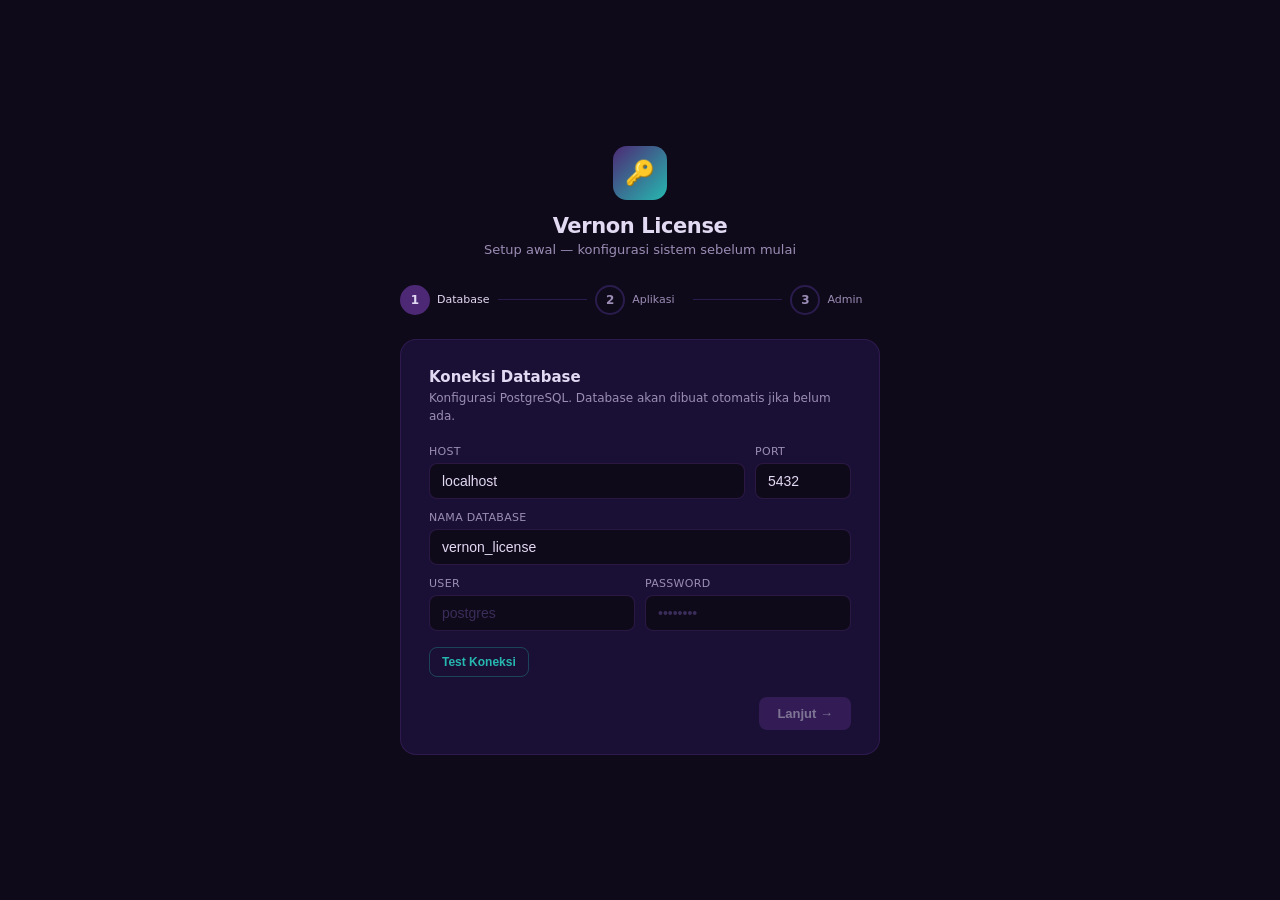
<file: api-developer/web/setup.html>
<!DOCTYPE html>
<html lang="id">
<head>
  <meta charset="UTF-8">
  <meta name="viewport" content="width=device-width, initial-scale=1.0">
  <title>Vernon License — Setup</title>
  <style>
    *, *::before, *::after { box-sizing: border-box; margin: 0; padding: 0; }

    body {
      background: #0F0A1A;
      color: #E2D9F3;
      font-family: 'Inter', system-ui, -apple-system, sans-serif;
      min-height: 100vh;
      display: flex;
      align-items: center;
      justify-content: center;
      padding: 24px;
    }

    #app { width: 100%; max-width: 480px; }

    /* — Header — */
    .header { text-align: center; margin-bottom: 28px; }
    .logo {
      width: 54px; height: 54px;
      background: linear-gradient(135deg, #4D2975, #26B8B0);
      border-radius: 14px;
      display: flex; align-items: center; justify-content: center;
      font-size: 24px;
      margin: 0 auto 14px;
    }
    .header h1 { font-size: 21px; font-weight: 700; color: #E2D9F3; letter-spacing: -0.4px; }
    .header p { font-size: 13px; color: #9B8DB5; margin-top: 4px; }

    /* — Step indicator — */
    .steps { display: flex; align-items: center; margin-bottom: 24px; }
    .step-item { display: flex; align-items: center; flex: 1; }
    .step-circle {
      width: 30px; height: 30px; border-radius: 50%;
      display: flex; align-items: center; justify-content: center;
      font-size: 12px; font-weight: 600;
      border: 2px solid #2A1D4E; color: #9B8DB5; background: #0F0A1A;
      flex-shrink: 0; transition: all 0.2s;
    }
    .step-circle.active { border-color: #4D2975; color: #E2D9F3; background: #4D2975; }
    .step-circle.done   { border-color: #22C55E; color: #22C55E; background: rgba(34,197,94,0.1); }
    .step-label { font-size: 11px; color: #9B8DB5; margin-left: 7px; white-space: nowrap; }
    .step-label.active { color: #E2D9F3; }
    .step-line { flex: 1; height: 1px; background: #2A1D4E; margin: 0 8px; }

    /* — Card — */
    .card {
      background: #1A1035;
      border: 1px solid rgba(77,41,117,0.4);
      border-radius: 16px;
      padding: 28px 28px 24px;
    }

    /* — Panels — */
    .step-panel { display: none; }
    .step-panel.active { display: block; }

    .step-title { font-size: 15px; font-weight: 600; color: #E2D9F3; margin-bottom: 3px; }
    .step-desc  { font-size: 12px; color: #9B8DB5; margin-bottom: 20px; line-height: 1.5; }

    /* — Fields — */
    .field { margin-bottom: 12px; }
    .field label {
      display: block; font-size: 11px; font-weight: 500;
      color: #9B8DB5; margin-bottom: 5px; text-transform: uppercase; letter-spacing: 0.3px;
    }
    .field input {
      width: 100%; padding: 9px 12px;
      background: #0F0A1A;
      border: 1px solid rgba(77,41,117,0.45);
      border-radius: 8px;
      color: #E2D9F3; font-size: 14px;
      outline: none; transition: border-color 0.15s;
    }
    .field input:focus { border-color: #4D2975; }
    .field input::placeholder { color: #3A2D5A; }

    .row { display: flex; gap: 10px; }
    .row .field { flex: 1; }
    .row .field.narrow { max-width: 96px; }

    /* — Buttons — */
    .btn {
      display: inline-flex; align-items: center; justify-content: center; gap: 6px;
      padding: 9px 18px; border-radius: 8px; border: none; cursor: pointer;
      font-size: 13px; font-weight: 600; transition: all 0.15s;
    }
    .btn-primary { background: #4D2975; color: #E2D9F3; }
    .btn-primary:hover:not(:disabled) { background: #5C3385; }
    .btn-primary:disabled { opacity: 0.5; cursor: not-allowed; }
    .btn-ghost { background: transparent; color: #9B8DB5; border: 1px solid rgba(77,41,117,0.35); }
    .btn-ghost:hover { background: rgba(77,41,117,0.12); color: #C4B5E0; }
    .btn-ghost:disabled { opacity: 0.5; cursor: not-allowed; }
    .btn-teal  { background: transparent; color: #26B8B0; border: 1px solid rgba(38,184,176,0.3); font-size: 12px; padding: 7px 12px; }
    .btn-teal:hover { background: rgba(38,184,176,0.08); }

    .actions { display: flex; gap: 8px; margin-top: 20px; align-items: center; }
    .spacer { flex: 1; }

    /* — Input + button — */
    .input-group { display: flex; gap: 8px; }
    .input-group input { flex: 1; }

    /* — Test status — */
    .test-row { display: flex; align-items: center; gap: 10px; margin: 4px 0 14px; }
    .test-badge {
      font-size: 11px; padding: 3px 10px;
      border-radius: 20px; display: none;
    }
    .test-badge.ok  { background: rgba(34,197,94,0.1);  color: #22C55E; border: 1px solid rgba(34,197,94,0.25);  display: inline-block; }
    .test-badge.err { background: rgba(239,68,68,0.08); color: #EF4444; border: 1px solid rgba(239,68,68,0.25); display: inline-block; }

    /* — Error — */
    .err-box {
      background: rgba(239,68,68,0.07);
      border: 1px solid rgba(239,68,68,0.25);
      border-radius: 8px; padding: 9px 13px;
      font-size: 12px; color: #EF4444;
      margin-bottom: 14px; display: none;
    }
    .err-box.show { display: block; }

    /* — Log — */
    .log {
      background: #0A0618; border-radius: 8px; padding: 12px;
      margin: 14px 0;
      font-size: 12px; font-family: 'SF Mono', 'Fira Code', monospace;
      color: #9B8DB5; min-height: 72px;
      border: 1px solid rgba(77,41,117,0.2);
      display: none;
    }
    .log.show { display: block; }
    .log-line { margin-bottom: 3px; }
    .log-line.ok   { color: #22C55E; }
    .log-line.err  { color: #EF4444; }
    .log-line.info { color: #26B8B0; }

    /* — Success — */
    #success { display: none; text-align: center; padding: 8px 0; }
    #success.show { display: block; }
    .check-circle {
      width: 60px; height: 60px;
      background: rgba(34,197,94,0.1);
      border: 2px solid rgba(34,197,94,0.35);
      border-radius: 50%;
      display: flex; align-items: center; justify-content: center;
      font-size: 26px; margin: 0 auto 18px;
    }
    #success h2 { font-size: 17px; font-weight: 700; color: #22C55E; margin-bottom: 7px; }
    #success p  { font-size: 12px; color: #9B8DB5; line-height: 1.6; }
    .redirect-box {
      margin-top: 18px; padding: 11px 14px;
      background: rgba(77,41,117,0.12);
      border: 1px solid rgba(77,41,117,0.3);
      border-radius: 8px; font-size: 12px; color: #9B8DB5;
    }
    .redirect-box strong { color: #E2D9F3; }

    /* — Password strength — */
    .strength-bar {
      height: 4px; border-radius: 2px;
      background: rgba(77,41,117,0.2);
      margin-top: 6px; overflow: hidden;
    }
    #strength-fill {
      height: 100%; border-radius: 2px;
      width: 0; transition: width 0.2s, background 0.2s;
    }
    .strength-hints {
      font-size: 11px; color: #9B8DB5;
      margin-top: 5px; line-height: 1.6;
      min-height: 16px;
    }
    .hint-ok  { color: #22C55E; }
    .hint-bad { color: #EF4444; }
    .match-hint { font-size: 11px; margin-top: 5px; min-height: 16px; }
    .match-hint.ok  { color: #22C55E; }
    .match-hint.bad { color: #EF4444; }

    /* — Spinner — */
    .spinner {
      width: 14px; height: 14px;
      border: 2px solid rgba(226,217,243,0.2);
      border-top-color: #E2D9F3;
      border-radius: 50%;
      animation: spin 0.7s linear infinite;
      display: inline-block; vertical-align: middle;
    }
    @keyframes spin { to { transform: rotate(360deg); } }
  </style>
</head>
<body>
<div id="app">

  <!-- Header -->
  <div class="header">
    <div class="logo">🔑</div>
    <h1>Vernon License</h1>
    <p>Setup awal — konfigurasi sistem sebelum mulai</p>
  </div>

  <!-- Steps -->
  <div class="steps" id="steps">
    <div class="step-item">
      <div class="step-circle active" id="sc1">1</div>
      <span class="step-label active" id="sl1">Database</span>
    </div>
    <div class="step-line"></div>
    <div class="step-item">
      <div class="step-circle" id="sc2">2</div>
      <span class="step-label" id="sl2">Aplikasi</span>
    </div>
    <div class="step-line"></div>
    <div class="step-item">
      <div class="step-circle" id="sc3">3</div>
      <span class="step-label" id="sl3">Admin</span>
    </div>
  </div>

  <!-- Card -->
  <div class="card">
    <div class="err-box" id="err"></div>

    <!-- Step 1: Database -->
    <div class="step-panel active" id="p1">
      <div class="step-title">Koneksi Database</div>
      <div class="step-desc">Konfigurasi PostgreSQL. Database akan dibuat otomatis jika belum ada.</div>

      <div class="row">
        <div class="field"><label>Host</label><input id="db_host" value="localhost" placeholder="localhost"></div>
        <div class="field narrow"><label>Port</label><input id="db_port" value="5432" placeholder="5432"></div>
      </div>
      <div class="field"><label>Nama Database</label><input id="db_name" value="vernon_license" placeholder="vernon_license"></div>
      <div class="row">
        <div class="field"><label>User</label><input id="db_user" placeholder="postgres"></div>
        <div class="field"><label>Password</label><input id="db_pass" type="password" placeholder="••••••••"></div>
      </div>

      <div class="test-row">
        <button class="btn btn-teal" id="btn-test" onclick="testDB()">Test Koneksi</button>
        <span class="test-badge" id="test-badge"></span>
      </div>

      <div class="actions">
        <div class="spacer"></div>
        <button class="btn btn-primary" id="btn-next1" onclick="next(2)" disabled>Lanjut →</button>
      </div>
    </div>

    <!-- Step 2: App config -->
    <div class="step-panel" id="p2">
      <div class="step-title">Konfigurasi Aplikasi</div>
      <div class="step-desc">Port server dan JWT secret untuk autentikasi internal.</div>

      <div class="field"><label>Port Server</label><input id="app_port" value="8081" placeholder="8081"></div>
      <div class="field">
        <label>JWT Secret <span style="color:#3A2D5A;font-weight:400;text-transform:none">(min. 32 karakter)</span></label>
        <div class="input-group">
          <input id="jwt_secret" placeholder="Klik Generate atau isi manual">
          <button class="btn btn-teal" onclick="genSecret()">Generate</button>
        </div>
      </div>

      <div class="actions">
        <button class="btn btn-ghost" onclick="next(1)">← Kembali</button>
        <div class="spacer"></div>
        <button class="btn btn-primary" onclick="next(3)">Lanjut →</button>
      </div>
    </div>

    <!-- Step 3: Admin -->
    <div class="step-panel" id="p3">
      <div class="step-title">Akun Administrator</div>
      <div class="step-desc">Akun superuser pertama untuk masuk ke Vernon License.</div>

      <div class="field"><label>Nama Lengkap</label><input id="a_name" placeholder="Admin Vernon"></div>
      <div class="field"><label>Email</label><input id="a_email" type="email" placeholder="admin@company.com"></div>
      <div class="field">
        <label>Password</label>
        <div class="input-group">
          <input id="a_pw" type="password" placeholder="Min. 12 karakter" oninput="checkStrength(this.value)">
          <button type="button" class="btn btn-teal" onclick="togglePw('a_pw',this)" tabindex="-1">👁</button>
        </div>
        <div class="strength-bar" id="strength-bar"><div id="strength-fill"></div></div>
        <div class="strength-hints" id="strength-hints"></div>
      </div>
      <div class="field">
        <label>Konfirmasi Password</label>
        <div class="input-group">
          <input id="a_pw2" type="password" placeholder="Ulangi password" oninput="checkMatch()">
          <button type="button" class="btn btn-teal" onclick="togglePw('a_pw2',this)" tabindex="-1">👁</button>
        </div>
        <div class="match-hint" id="match-hint"></div>
      </div>

      <div class="log" id="log"></div>

      <div class="actions">
        <button class="btn btn-ghost" id="btn-back" onclick="next(2)">← Kembali</button>
        <div class="spacer"></div>
        <button class="btn btn-primary" id="btn-go" onclick="run()">🚀 Selesaikan Setup</button>
      </div>
    </div>

    <!-- Success -->
    <div id="success">
      <div class="check-circle">✓</div>
      <h2>Setup Berhasil!</h2>
      <p>Database dibuat, migrasi dijalankan,<br>dan akun admin sudah siap.</p>
      <div class="redirect-box">
        Server sedang restart — mengalihkan ke login dalam <strong><span id="cnt">5</span></strong> detik.
      </div>
    </div>
  </div>
</div>

<script>
  let cur = 1;
  let dbTestPassed = false;

  // Reset test state when any DB field changes
  ['db_host','db_port','db_name','db_user','db_pass'].forEach(id => {
    document.getElementById(id).addEventListener('input', () => {
      dbTestPassed = false;
      document.getElementById('btn-next1').disabled = true;
      const badge = document.getElementById('test-badge');
      badge.className = 'test-badge';
      badge.textContent = '';
    });
  });

  function next(to) {
    hideErr();
    if (to > cur) {
      const e = validate(cur);
      if (e) { showErr(e); return; }
    }
    for (let i = 1; i <= 3; i++) {
      const c = document.getElementById('sc' + i);
      const l = document.getElementById('sl' + i);
      c.className = 'step-circle' + (i < to ? ' done' : i === to ? ' active' : '');
      c.textContent = i < to ? '✓' : String(i);
      l.className = 'step-label' + (i === to ? ' active' : '');
    }
    document.querySelectorAll('.step-panel').forEach(p => p.classList.remove('active'));
    document.getElementById('p' + to).classList.add('active');
    cur = to;
  }

  function validate(step) {
    if (step === 1) {
      if (!g('db_host') || !g('db_port') || !g('db_name') || !g('db_user'))
        return 'Host, port, nama database, dan user wajib diisi.';
      if (!dbTestPassed)
        return 'Test koneksi database harus berhasil sebelum lanjut.';
    }
    if (step === 2) {
      if (!g('app_port')) return 'Port server wajib diisi.';
      if (g('jwt_secret').length < 32) return 'JWT secret minimal 32 karakter.';
    }
    if (step === 3) {
      if (!g('a_name') || !g('a_email') || !g('a_pw')) return 'Semua field wajib diisi.';
      const pwErr = passwordRules(g('a_pw'));
      if (pwErr) return pwErr;
      if (g('a_pw') !== g('a_pw2')) return 'Konfirmasi password tidak cocok.';
    }
    return null;
  }

  // ── Password security ────────────────────────────
  function passwordRules(pw) {
    if (pw.length < 12)          return 'Password minimal 12 karakter.';
    if (!/[A-Z]/.test(pw))       return 'Password harus ada huruf kapital.';
    if (!/[a-z]/.test(pw))       return 'Password harus ada huruf kecil.';
    if (!/[0-9]/.test(pw))       return 'Password harus ada angka.';
    if (!/[^A-Za-z0-9]/.test(pw)) return 'Password harus ada karakter spesial (!@#$%...).';
    return null;
  }

  function checkStrength(pw) {
    const rules = [
      { re: /.{12,}/,       label: '12+ karakter' },
      { re: /[A-Z]/,        label: 'Huruf kapital (A-Z)' },
      { re: /[a-z]/,        label: 'Huruf kecil (a-z)' },
      { re: /[0-9]/,        label: 'Angka (0-9)' },
      { re: /[^A-Za-z0-9]/, label: 'Karakter spesial (!@#$...)' },
    ];
    const passed = rules.filter(r => r.re.test(pw)).length;
    const fill = document.getElementById('strength-fill');
    const colors = ['#EF4444','#EF4444','#E9A800','#E9A800','#22C55E'];
    fill.style.width  = (passed / rules.length * 100) + '%';
    fill.style.background = pw.length === 0 ? 'transparent' : colors[passed - 1] || '#EF4444';

    const hints = document.getElementById('strength-hints');
    hints.innerHTML = rules.map(r =>
      `<span class="${r.re.test(pw) ? 'hint-ok' : 'hint-bad'}">${r.re.test(pw) ? '✓' : '✗'} ${r.label}</span>`
    ).join('  ');

    checkMatch();
  }

  function checkMatch() {
    const el = document.getElementById('match-hint');
    const pw = g('a_pw'), pw2 = g('a_pw2');
    if (!pw2) { el.textContent = ''; el.className = 'match-hint'; return; }
    el.textContent = pw === pw2 ? '✓ Password cocok' : '✗ Password tidak cocok';
    el.className = 'match-hint ' + (pw === pw2 ? 'ok' : 'bad');
  }

  function togglePw(id, btn) {
    const input = document.getElementById(id);
    const show = input.type === 'password';
    input.type = show ? 'text' : 'password';
    btn.textContent = show ? '🙈' : '👁';
  }

  async function testDB() {
    const btn = document.getElementById('btn-test');
    const badge = document.getElementById('test-badge');
    if (!g('db_host') || !g('db_port') || !g('db_name') || !g('db_user') || !g('db_pass')) {
      badge.textContent = '✗ Host, port, database, user, dan password wajib diisi.';
      badge.className = 'test-badge err';
      return;
    }
    btn.disabled = true;
    btn.innerHTML = '<span class="spinner"></span>';
    badge.className = 'test-badge';
    try {
      const r = await fetch('/setup/test-db', {
        method: 'POST',
        headers: {'Content-Type':'application/json'},
        body: JSON.stringify({ db_host: g('db_host'), db_port: g('db_port'), db_name: g('db_name'), db_user: g('db_user'), db_password: g('db_pass') })
      });
      const d = await r.json();
      dbTestPassed = d.status === 'ok';
      badge.textContent = dbTestPassed ? '✓ ' + d.message : '✗ ' + d.message;
      badge.className = 'test-badge ' + (dbTestPassed ? 'ok' : 'err');
      document.getElementById('btn-next1').disabled = !dbTestPassed;
    } catch(e) {
      badge.textContent = '✗ Tidak bisa menghubungi server';
      badge.className = 'test-badge err';
    }
    btn.disabled = false;
    btn.textContent = 'Test Koneksi';
  }

  function genSecret() {
    const b = new Uint8Array(32);
    crypto.getRandomValues(b);
    document.getElementById('jwt_secret').value = Array.from(b).map(x => x.toString(16).padStart(2,'0')).join('');
  }

  async function run() {
    const e = validate(3);
    if (e) { showErr(e); return; }

    const btn  = document.getElementById('btn-go');
    const back = document.getElementById('btn-back');
    const log  = document.getElementById('log');
    btn.disabled = back.disabled = true;
    btn.innerHTML = '<span class="spinner"></span> Memproses...';
    hideErr();
    log.className = 'log show';
    log.innerHTML = '';

    addLog('info', '→ Menghubungi server...');
    try {
      const r = await fetch('/setup/apply', {
        method: 'POST',
        headers: {'Content-Type':'application/json'},
        body: JSON.stringify({
          db_host: g('db_host'), db_port: g('db_port'),
          db_name: g('db_name'), db_user: g('db_user'), db_password: g('db_pass'),
          app_port: g('app_port'), jwt_secret: g('jwt_secret'),
          admin_name: g('a_name'), admin_email: g('a_email'), admin_password: g('a_pw')
        })
      });
      const d = await r.json();
      if (d.status !== 'ok') {
        addLog('err', '✗ ' + (d.error || 'Gagal'));
        showErr(d.error || 'Setup gagal');
        btn.disabled = back.disabled = false;
        btn.textContent = '🚀 Selesaikan Setup';
        return;
      }
      addLog('ok', '✓ Database dibuat / tersambung');
      addLog('ok', '✓ Migrasi dijalankan');
      addLog(d.user_note && d.user_note.startsWith('⚠') ? 'info' : 'ok', d.user_note || '✓ Superuser dibuat');
      addLog('ok', '✓ File .env ditulis');
      addLog('info', '→ Server sedang restart...');

      setTimeout(() => {
        document.getElementById('steps').style.display = 'none';
        document.querySelectorAll('.step-panel, #err').forEach(el => el.style.display = 'none');
        document.getElementById('success').className = 'show';
        const port = d.port || '8081';
        let n = 5;
        const t = setInterval(() => {
          n--;
          document.getElementById('cnt').textContent = n;
          if (n <= 0) { clearInterval(t); location.href = 'http://localhost:' + port + '/login'; }
        }, 1000);
      }, 700);

    } catch(ex) {
      addLog('err', '✗ ' + ex.message);
      showErr('Error: ' + ex.message);
      btn.disabled = back.disabled = false;
      btn.textContent = '🚀 Selesaikan Setup';
    }
  }

  function g(id)       { return document.getElementById(id).value.trim(); }
  function showErr(m)  { const el = document.getElementById('err'); el.textContent = m; el.className = 'err-box show'; }
  function hideErr()   { document.getElementById('err').className = 'err-box'; }
  function addLog(t,m) { const d=document.createElement('div'); d.className='log-line '+t; d.textContent=m; document.getElementById('log').appendChild(d); }

  // Auto-generate JWT secret on load
  genSecret();
</script>
</body>
</html>
</file>
